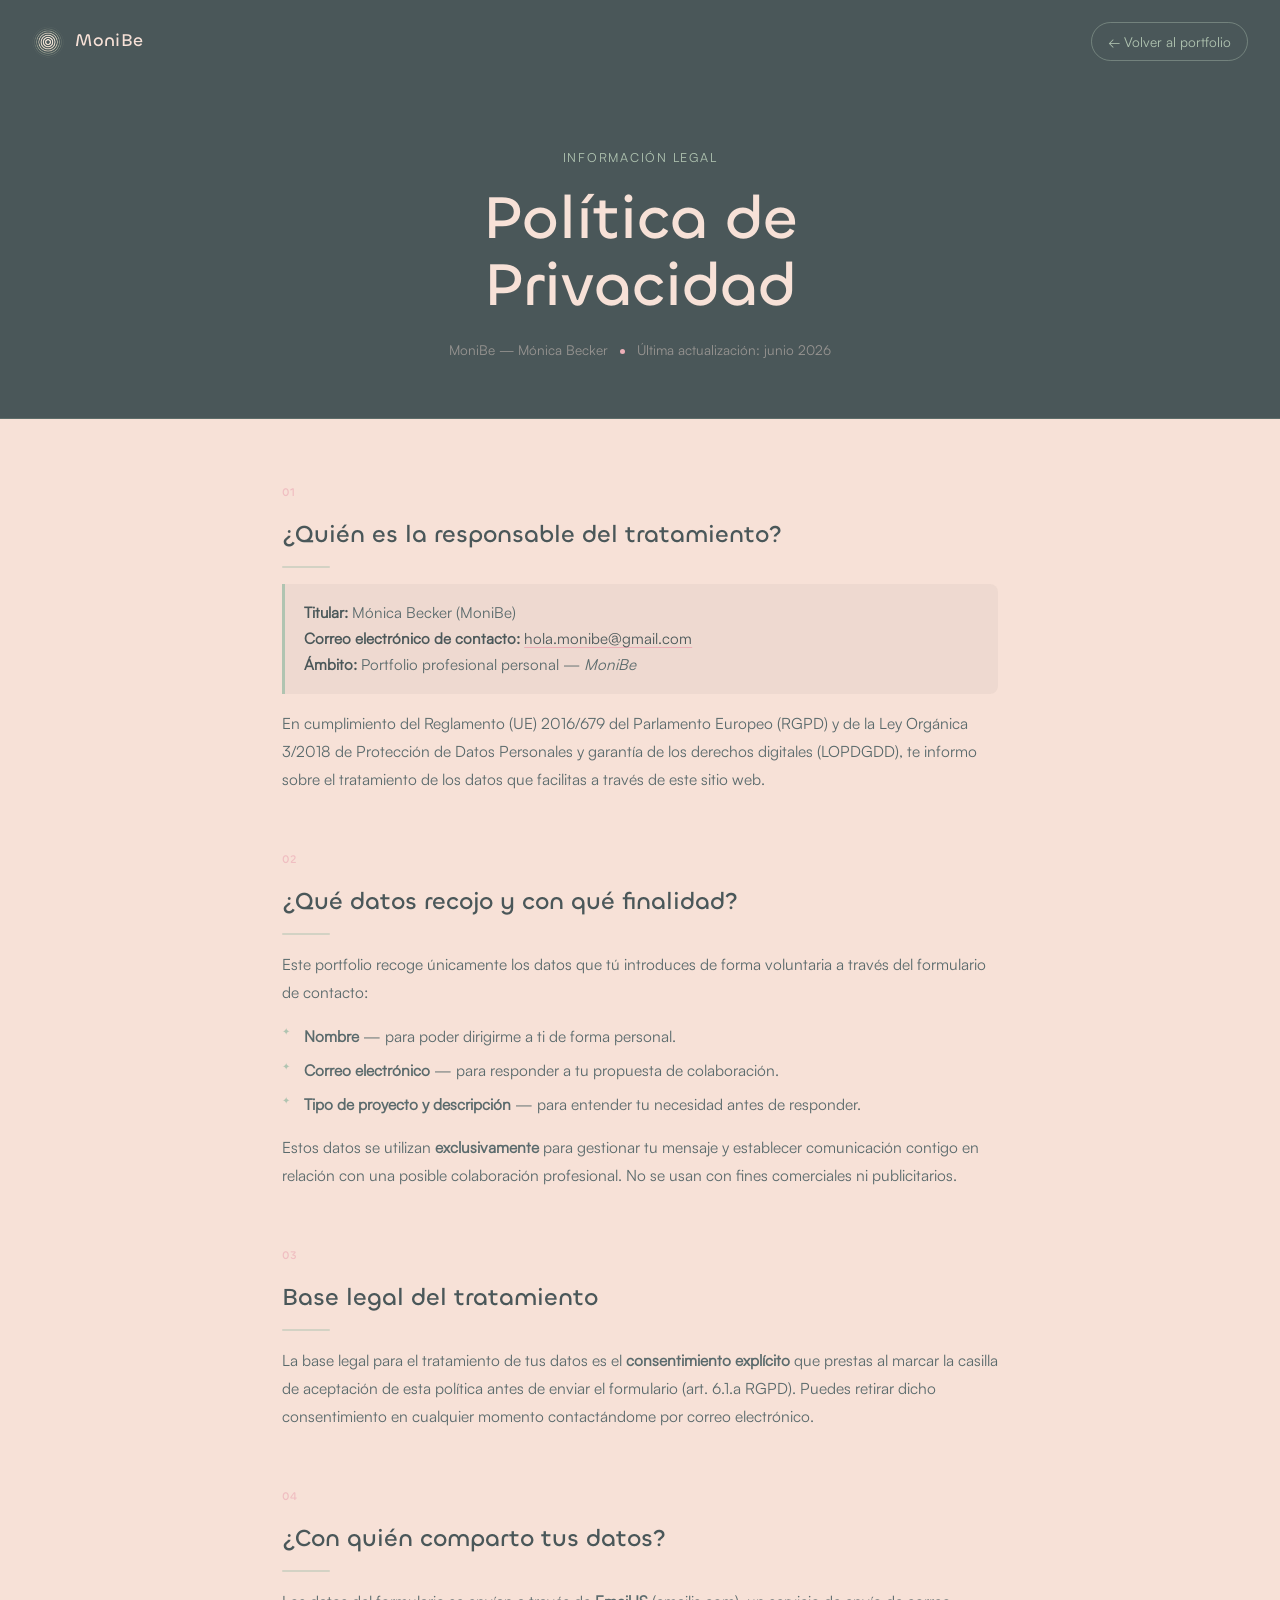
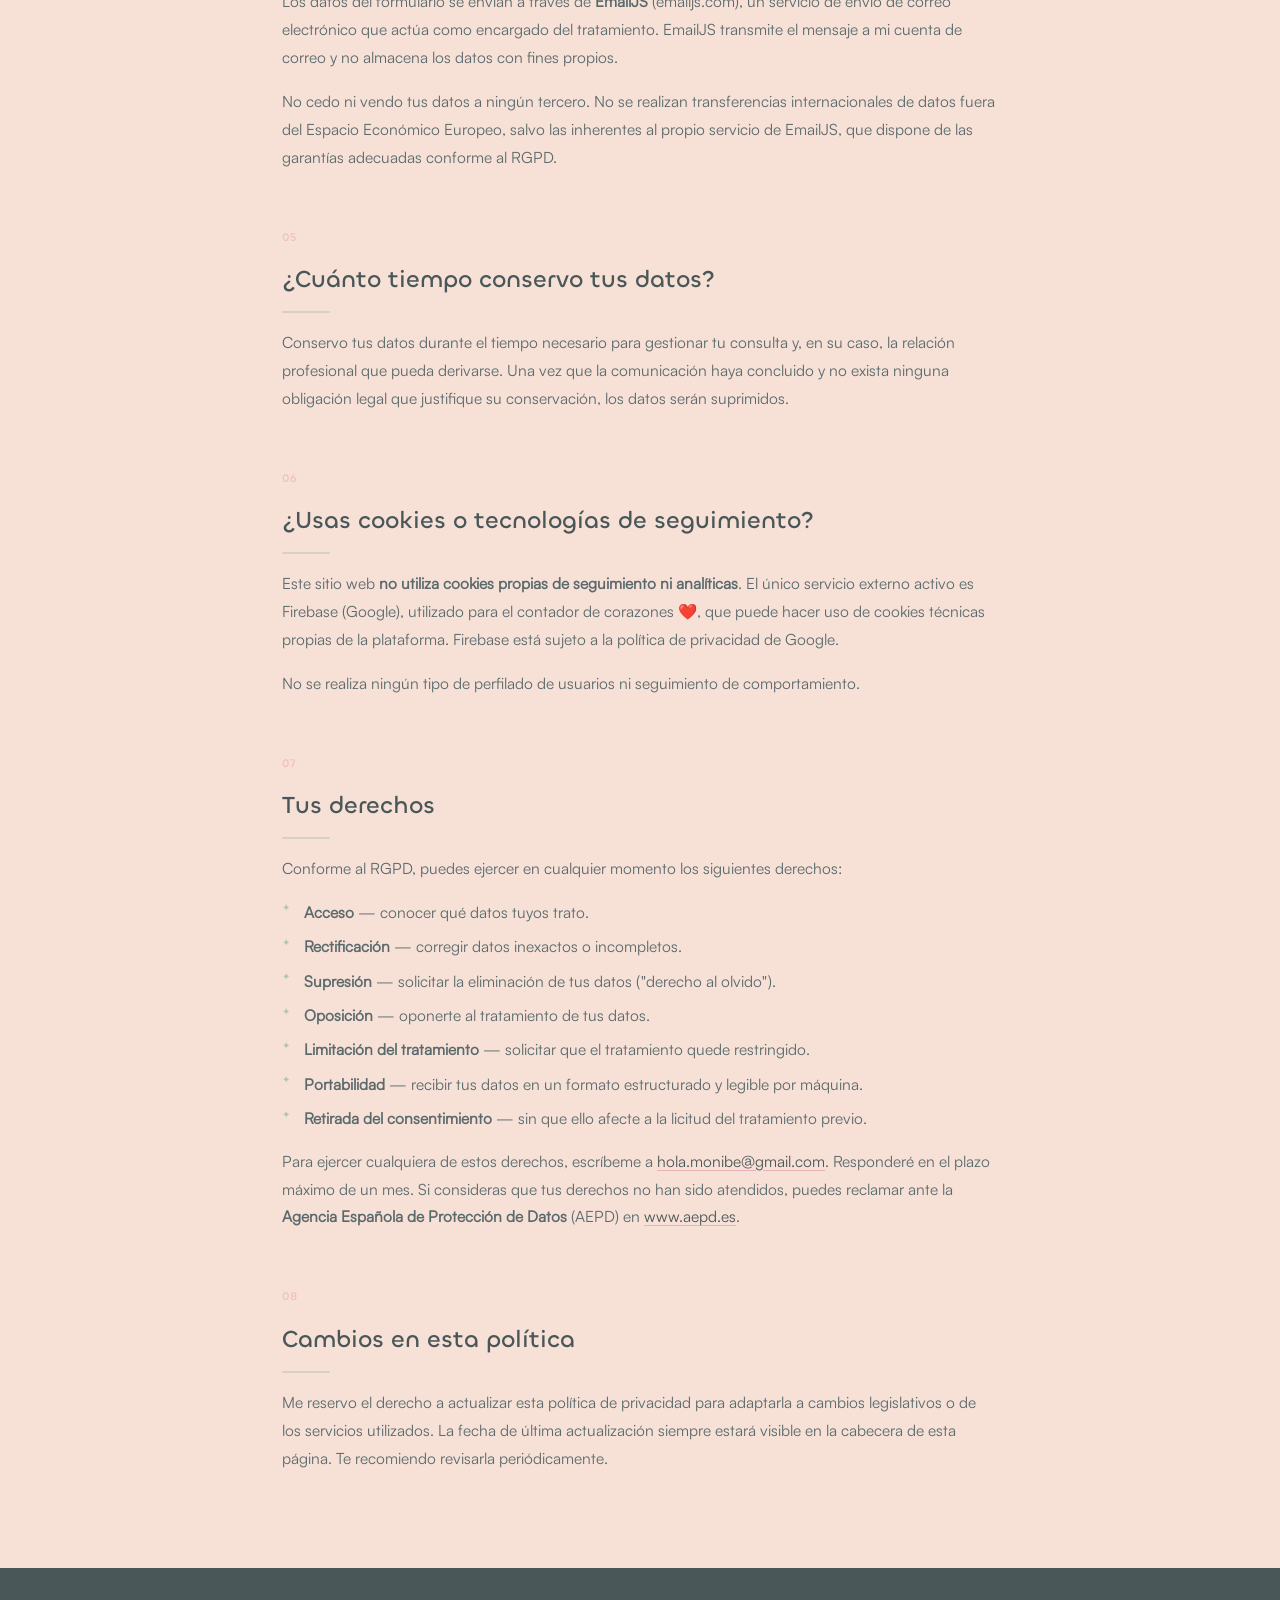
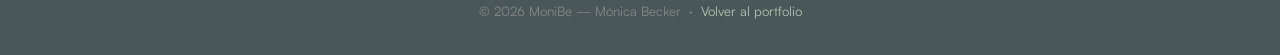
<file: politica-de-privacidad.html>
<!doctype html>
<html lang="es">
  <head>
    <meta charset="UTF-8" />
    <meta name="viewport" content="width=device-width, initial-scale=1.0" />
    <meta name="description" content="Política de Privacidad de MoniBe — Información sobre el tratamiento de datos personales conforme al RGPD." />
    <meta name="robots" content="noindex, follow" />
    <title>Política de Privacidad — MoniBe</title>
    <link rel="icon" type="image/png" href="img/logo_monibe_o_fondoVerde-circular.png" />
    <link href="https://api.fontshare.com/v2/css?f[]=chillax@500&display=swap" rel="stylesheet">
    <link href="https://api.fontshare.com/v2/css?f[]=satoshi@400&display=swap" rel="stylesheet">

    <style>
      /* ── Variables ── */
      :root {
        --color-bg-main:      #f7e1d7;
        --color-bg-subtle:    #dedbd2;
        --color-accent-pink:  #edafb8;
        --color-accent-green: #b0c4b1;
        --color-dark-slate:   #4a5759;
      }

      @font-face {
        font-family: 'Chillax';
        src: url('fonts/Chillax-Medium.woff2') format('woff2');
        font-weight: 100 900;
        font-style: normal;
        font-display: swap;
      }
      @font-face {
        font-family: 'Satoshi';
        src: url('fonts/Satoshi-Regular.woff2') format('woff2');
        font-weight: 400;
        font-style: normal;
        font-display: swap;
      }

      /* ── Reset ── */
      *, *::before, *::after { box-sizing: border-box; margin: 0; padding: 0; }

      /* ── Base ── */
      html { scroll-behavior: smooth; }

      body {
        background-color: var(--color-bg-main);
        color: var(--color-dark-slate);
        font-family: 'Satoshi', sans-serif;
        line-height: 1.75;
        min-height: 100vh;
      }

      /* ── Header ── */
      .pp-header {
        background: var(--color-dark-slate);
        padding: 1.4rem 2rem;
        display: flex;
        align-items: center;
        justify-content: space-between;
        position: sticky;
        top: 0;
        z-index: 100;
      }

      .pp-header-brand {
        display: flex;
        align-items: center;
        gap: 0.7rem;
        text-decoration: none;
      }

      .pp-header-brand img {
        width: 32px;
        height: 32px;
        object-fit: contain;
      }

      .pp-header-brand span {
        font-family: 'Chillax', sans-serif;
        font-size: 1.1rem;
        color: var(--color-bg-main);
        letter-spacing: 0.02em;
      }

      .pp-back-btn {
        font-family: 'Satoshi', sans-serif;
        font-size: 0.85rem;
        color: var(--color-accent-green);
        text-decoration: none;
        border: 1px solid rgba(176,196,177,0.4);
        padding: 0.4rem 1rem;
        border-radius: 999px;
        transition: background 0.2s, color 0.2s;
      }
      .pp-back-btn:hover {
        background: var(--color-accent-green);
        color: var(--color-dark-slate);
      }

      /* ── Hero ── */
      .pp-hero {
        background: var(--color-dark-slate);
        padding: 4rem 2rem 3.5rem;
        text-align: center;
        border-bottom: 1px solid rgba(176,196,177,0.2);
      }

      .pp-hero-eyebrow {
        font-family: 'Satoshi', sans-serif;
        font-size: 0.78rem;
        letter-spacing: 0.14em;
        text-transform: uppercase;
        color: var(--color-accent-green);
        margin-bottom: 1rem;
      }

      .pp-hero h1 {
        font-family: 'Chillax', sans-serif;
        font-size: clamp(2.2rem, 6vw, 3.8rem);
        color: var(--color-bg-main);
        line-height: 1.1;
        margin-bottom: 1.2rem;
      }

      .pp-hero-meta {
        font-size: 0.85rem;
        color: rgba(247,225,215,0.45);
      }

      .pp-hero-dot {
        display: inline-block;
        width: 5px;
        height: 5px;
        background: var(--color-accent-pink);
        border-radius: 50%;
        vertical-align: middle;
        margin: 0 0.5rem;
      }

      /* ── Layout ── */
      .pp-layout {
        max-width: 780px;
        margin: 0 auto;
        padding: 4rem 2rem 6rem;
        display: flex;
        flex-direction: column;
        gap: 3.5rem;
      }

      /* ── Sección ── */
      .pp-section {
        display: flex;
        flex-direction: column;
        gap: 1rem;
        animation: ppFadeUp 0.5s ease both;
      }

      @keyframes ppFadeUp {
        from { opacity: 0; transform: translateY(16px); }
        to   { opacity: 1; transform: translateY(0); }
      }

      .pp-section:nth-child(2)  { animation-delay: 0.05s; }
      .pp-section:nth-child(3)  { animation-delay: 0.10s; }
      .pp-section:nth-child(4)  { animation-delay: 0.15s; }
      .pp-section:nth-child(5)  { animation-delay: 0.20s; }
      .pp-section:nth-child(6)  { animation-delay: 0.25s; }
      .pp-section:nth-child(7)  { animation-delay: 0.30s; }
      .pp-section:nth-child(8)  { animation-delay: 0.35s; }

      .pp-section-number {
        font-family: 'Chillax', sans-serif;
        font-size: 0.72rem;
        letter-spacing: 0.12em;
        text-transform: uppercase;
        color: var(--color-accent-pink);
        opacity: 0.7;
      }

      .pp-section h2 {
        font-family: 'Chillax', sans-serif;
        font-size: clamp(1.15rem, 2.5vw, 1.5rem);
        color: var(--color-dark-slate);
        line-height: 1.3;
      }

      .pp-section p {
        font-size: 0.97rem;
        color: #5a6a6c;
        line-height: 1.8;
      }

      .pp-section ul {
        list-style: none;
        display: flex;
        flex-direction: column;
        gap: 0.5rem;
      }

      .pp-section ul li {
        font-size: 0.97rem;
        color: #5a6a6c;
        padding-left: 1.4rem;
        position: relative;
        line-height: 1.7;
      }

      .pp-section ul li::before {
        content: '✦';
        position: absolute;
        left: 0;
        top: 0.05em;
        font-size: 0.6rem;
        color: var(--color-accent-green);
      }

      .pp-divider {
        width: 48px;
        height: 2px;
        background: var(--color-accent-green);
        border-radius: 99px;
        opacity: 0.5;
      }

      /* ── Highlight box ── */
      .pp-highlight {
        background: rgba(74,87,89,0.05);
        border-left: 3px solid var(--color-accent-green);
        border-radius: 0 8px 8px 0;
        padding: 1rem 1.2rem;
        font-size: 0.95rem;
        color: #5a6a6c;
        line-height: 1.7;
      }

      .pp-highlight strong {
        color: var(--color-dark-slate);
      }

      /* ── Email link ── */
      .pp-email {
        color: var(--color-dark-slate);
        font-weight: 500;
        text-decoration: underline;
        text-underline-offset: 3px;
        text-decoration-color: var(--color-accent-pink);
        transition: opacity 0.2s;
      }
      .pp-email:hover { opacity: 0.7; }

      /* ── Footer ── */
      .pp-footer {
        background: var(--color-dark-slate);
        text-align: center;
        padding: 2rem;
        font-size: 0.82rem;
        color: rgba(247,225,215,0.35);
        font-family: 'Satoshi', sans-serif;
      }

      .pp-footer a {
        color: var(--color-accent-green);
        text-decoration: none;
      }
      .pp-footer a:hover { text-decoration: underline; }

      /* ── Responsive ── */
      @media (max-width: 600px) {
        .pp-header { padding: 1rem 1.2rem; }
        .pp-hero   { padding: 3rem 1.2rem 2.5rem; }
        .pp-layout { padding: 3rem 1.2rem 5rem; gap: 2.8rem; }
      }
    </style>
  </head>

  <body>

    <!-- Header -->
    <header class="pp-header">
      <a href="index.html?desde=portfolio" class="pp-header-brand" aria-label="Volver al portfolio de MoniBe">
        <img src="img/logo_monibe_o_fondoVerde-removebg-preview.png" alt="Logo MoniBe" />
        <span>MoniBe</span>
      </a>
      <a href="index.html?desde=portfolio" class="pp-back-btn">← Volver al portfolio</a>
    </header>

    <!-- Hero -->
    <section class="pp-hero">
      <p class="pp-hero-eyebrow">Información legal</p>
      <h1>Política de<br>Privacidad</h1>
      <p class="pp-hero-meta">
        MoniBe — Mónica Becker
        <span class="pp-hero-dot"></span>
        Última actualización: junio 2026
      </p>
    </section>

    <!-- Contenido -->
    <main class="pp-layout">

      <section class="pp-section">
        <span class="pp-section-number">01</span>
        <h2>¿Quién es la responsable del tratamiento?</h2>
        <div class="pp-divider"></div>
        <div class="pp-highlight">
          <strong>Titular:</strong> Mónica Becker (MoniBe)<br>
          <strong>Correo electrónico de contacto:</strong> <a href="mailto:hola.monibe@gmail.com" class="pp-email">hola.monibe@gmail.com</a><br>
          <strong>Ámbito:</strong> Portfolio profesional personal — <em>MoniBe</em>
        </div>
        <p>
          En cumplimiento del Reglamento (UE) 2016/679 del Parlamento Europeo (RGPD) y de la Ley Orgánica 3/2018 de Protección de Datos Personales y garantía de los derechos digitales (LOPDGDD), te informo sobre el tratamiento de los datos que facilitas a través de este sitio web.
        </p>
      </section>

      <section class="pp-section">
        <span class="pp-section-number">02</span>
        <h2>¿Qué datos recojo y con qué finalidad?</h2>
        <div class="pp-divider"></div>
        <p>Este portfolio recoge únicamente los datos que tú introduces de forma voluntaria a través del formulario de contacto:</p>
        <ul>
          <li><strong>Nombre</strong> — para poder dirigirme a ti de forma personal.</li>
          <li><strong>Correo electrónico</strong> — para responder a tu propuesta de colaboración.</li>
          <li><strong>Tipo de proyecto y descripción</strong> — para entender tu necesidad antes de responder.</li>
        </ul>
        <p>
          Estos datos se utilizan <strong>exclusivamente</strong> para gestionar tu mensaje y establecer comunicación contigo en relación con una posible colaboración profesional. No se usan con fines comerciales ni publicitarios.
        </p>
      </section>

      <section class="pp-section">
        <span class="pp-section-number">03</span>
        <h2>Base legal del tratamiento</h2>
        <div class="pp-divider"></div>
        <p>
          La base legal para el tratamiento de tus datos es el <strong>consentimiento explícito</strong> que prestas al marcar la casilla de aceptación de esta política antes de enviar el formulario (art. 6.1.a RGPD). Puedes retirar dicho consentimiento en cualquier momento contactándome por correo electrónico.
        </p>
      </section>

      <section class="pp-section">
        <span class="pp-section-number">04</span>
        <h2>¿Con quién comparto tus datos?</h2>
        <div class="pp-divider"></div>
        <p>
          Los datos del formulario se envían a través de <strong>EmailJS</strong> (emailjs.com), un servicio de envío de correo electrónico que actúa como encargado del tratamiento. EmailJS transmite el mensaje a mi cuenta de correo y no almacena los datos con fines propios.
        </p>
        <p>
          No cedo ni vendo tus datos a ningún tercero. No se realizan transferencias internacionales de datos fuera del Espacio Económico Europeo, salvo las inherentes al propio servicio de EmailJS, que dispone de las garantías adecuadas conforme al RGPD.
        </p>
      </section>

      <section class="pp-section">
        <span class="pp-section-number">05</span>
        <h2>¿Cuánto tiempo conservo tus datos?</h2>
        <div class="pp-divider"></div>
        <p>
          Conservo tus datos durante el tiempo necesario para gestionar tu consulta y, en su caso, la relación profesional que pueda derivarse. Una vez que la comunicación haya concluido y no exista ninguna obligación legal que justifique su conservación, los datos serán suprimidos.
        </p>
      </section>

      <section class="pp-section">
        <span class="pp-section-number">06</span>
        <h2>¿Usas cookies o tecnologías de seguimiento?</h2>
        <div class="pp-divider"></div>
        <p>
          Este sitio web <strong>no utiliza cookies propias de seguimiento ni analíticas</strong>. El único servicio externo activo es Firebase (Google), utilizado para el contador de corazones ❤️, que puede hacer uso de cookies técnicas propias de la plataforma. Firebase está sujeto a la política de privacidad de Google.
        </p>
        <p>
          No se realiza ningún tipo de perfilado de usuarios ni seguimiento de comportamiento.
        </p>
      </section>

      <section class="pp-section">
        <span class="pp-section-number">07</span>
        <h2>Tus derechos</h2>
        <div class="pp-divider"></div>
        <p>Conforme al RGPD, puedes ejercer en cualquier momento los siguientes derechos:</p>
        <ul>
          <li><strong>Acceso</strong> — conocer qué datos tuyos trato.</li>
          <li><strong>Rectificación</strong> — corregir datos inexactos o incompletos.</li>
          <li><strong>Supresión</strong> — solicitar la eliminación de tus datos ("derecho al olvido").</li>
          <li><strong>Oposición</strong> — oponerte al tratamiento de tus datos.</li>
          <li><strong>Limitación del tratamiento</strong> — solicitar que el tratamiento quede restringido.</li>
          <li><strong>Portabilidad</strong> — recibir tus datos en un formato estructurado y legible por máquina.</li>
          <li><strong>Retirada del consentimiento</strong> — sin que ello afecte a la licitud del tratamiento previo.</li>
        </ul>
        <p>
          Para ejercer cualquiera de estos derechos, escríbeme a <a href="mailto:hola.monibe@gmail.com" class="pp-email">hola.monibe@gmail.com</a>. Responderé en el plazo máximo de un mes. Si consideras que tus derechos no han sido atendidos, puedes reclamar ante la <strong>Agencia Española de Protección de Datos</strong> (AEPD) en <a href="https://www.aepd.es" target="_blank" rel="noopener" class="pp-email">www.aepd.es</a>.
        </p>
      </section>

      <section class="pp-section">
        <span class="pp-section-number">08</span>
        <h2>Cambios en esta política</h2>
        <div class="pp-divider"></div>
        <p>
          Me reservo el derecho a actualizar esta política de privacidad para adaptarla a cambios legislativos o de los servicios utilizados. La fecha de última actualización siempre estará visible en la cabecera de esta página. Te recomiendo revisarla periódicamente.
        </p>
      </section>

    </main>

    <!-- Footer -->
    <footer class="pp-footer">
      <p>&copy; <span id="year-pp"></span> MoniBe — Mónica Becker &nbsp;·&nbsp; <a href="index.html?desde=portfolio">Volver al portfolio</a></p>
    </footer>

    <script>
      document.getElementById('year-pp').textContent = new Date().getFullYear();
    </script>

  </body>
</html>
</file>
